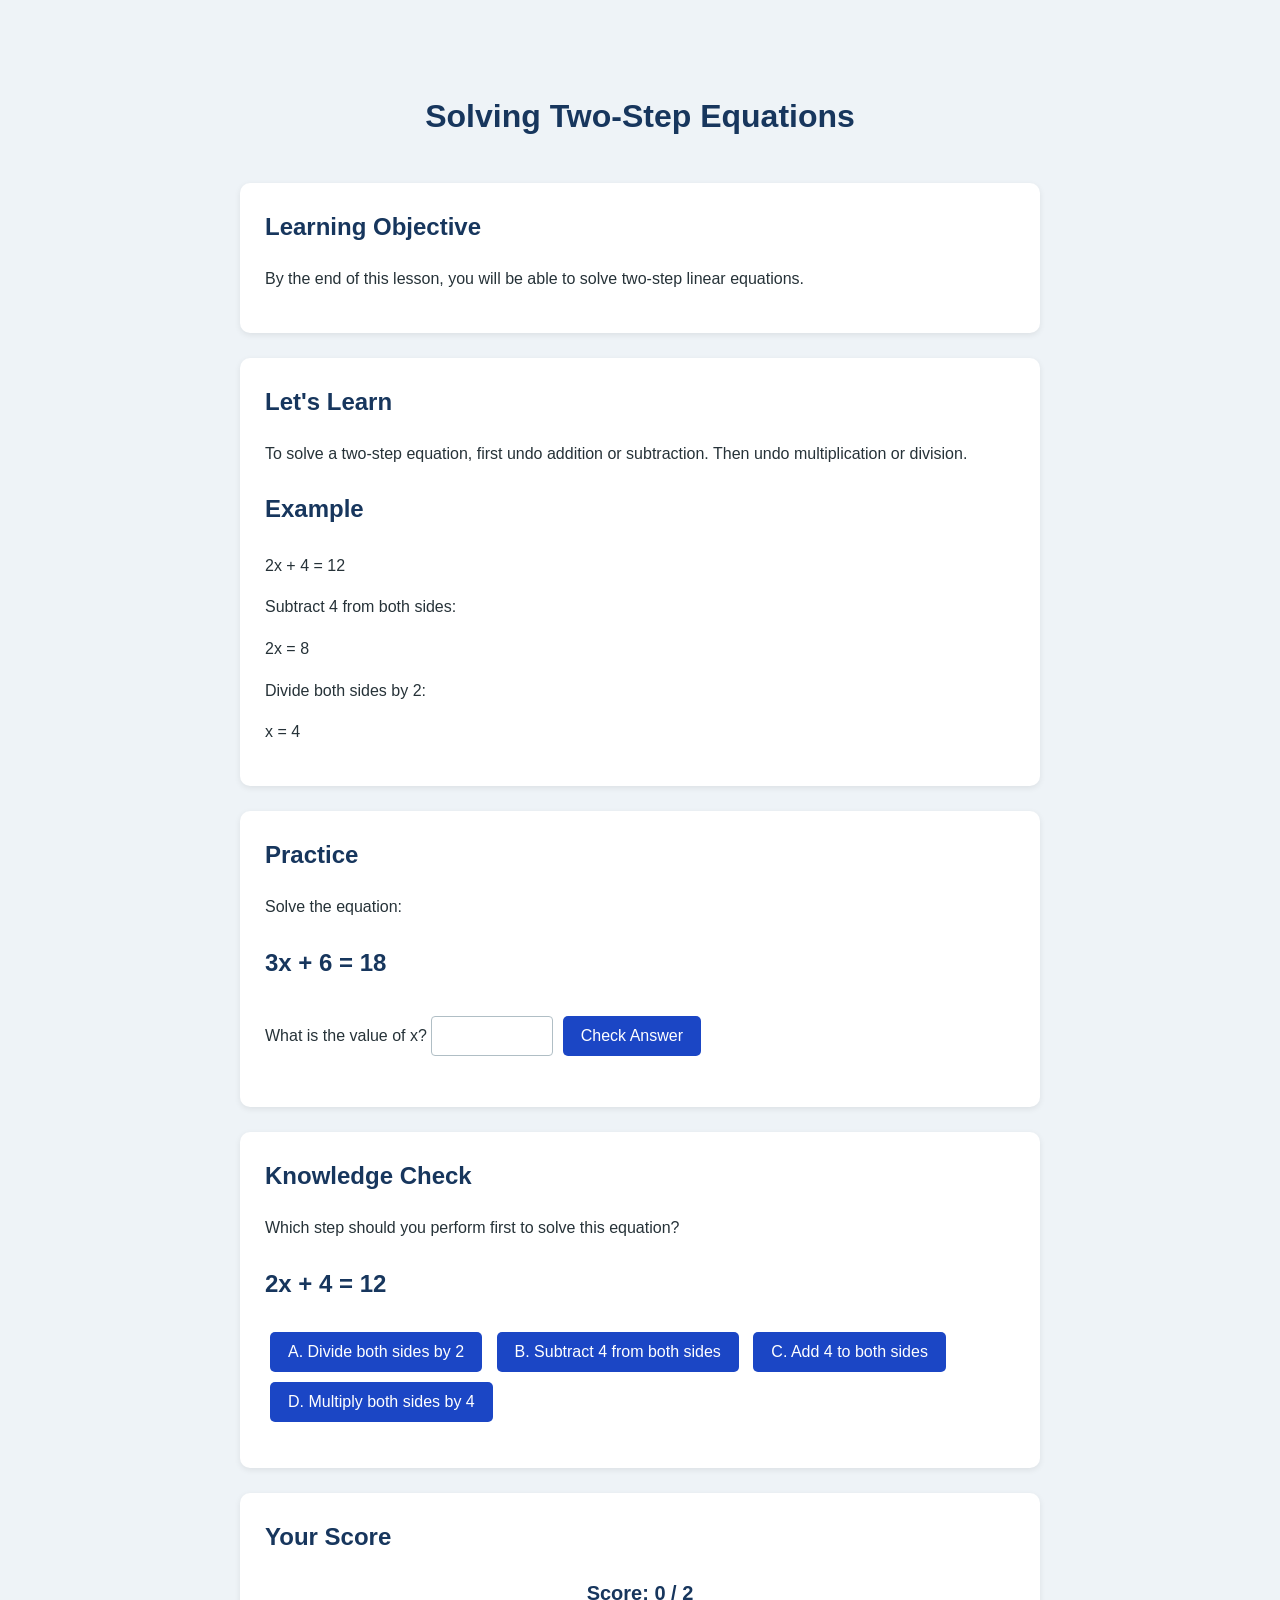
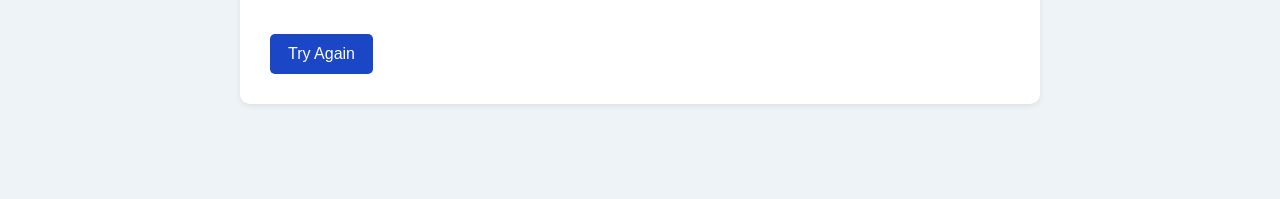
<file: index.html>
<!DOCTYPE html>
<html lang="en">
<head>
    <meta charset="UTF-8">
    <meta name="viewport" content="width=device-width, initial-scale=1.0">
    <title>Solving Two-Step Equations</title>
    <link rel="stylesheet" href="style.css">
</head>

<body>

<main>

    <h1>Solving Two-Step Equations</h1>

    <section>
        <h2>Learning Objective</h2>
        <p>
            By the end of this lesson, you will be able to solve
            two-step linear equations.
        </p>
    </section>

    <section>
        <h2>Let's Learn</h2>

        <p>
            To solve a two-step equation, first undo addition or
            subtraction. Then undo multiplication or division.
        </p>

        <h3>Example</h3>

        <p>
            2x + 4 = 12
        </p>

        <p>
            Subtract 4 from both sides:
        </p>

        <p>
            2x = 8
        </p>

        <p>
            Divide both sides by 2:
        </p>

        <p>
            x = 4
        </p>
    </section>

        </section>

    <section>
        <h2>Practice</h2>

        <p>Solve the equation:</p>

        <h3>3x + 6 = 18</h3>

        <label for="answer">What is the value of x?</label>
        <input type="number" id="answer">

        <button onclick="checkAnswer()">Check Answer</button>

        <p id="feedback"></p>
    </section>
    
<section>
    <h2>Knowledge Check</h2>

    <p>Which step should you perform first to solve this equation?</p>

    <h3>2x + 4 = 12</h3>

    <button onclick="checkChoice('A')">
        A. Divide both sides by 2
    </button>

    <button onclick="checkChoice('B')">
        B. Subtract 4 from both sides
    </button>

    <button onclick="checkChoice('C')">
        C. Add 4 to both sides
    </button>

    <button onclick="checkChoice('D')">
        D. Multiply both sides by 4
    </button>

    <p id="choiceFeedback"></p>
</section>

<section>
    <h2>Your Score</h2>

    <p id="score">Score: 0 / 2</p>

    <p id="completion"></p>

    <button onclick="resetLesson()">Try Again</button>
</section>
</main>

</main>

<script src="script.js"></script>

</body>
</html>
</file>
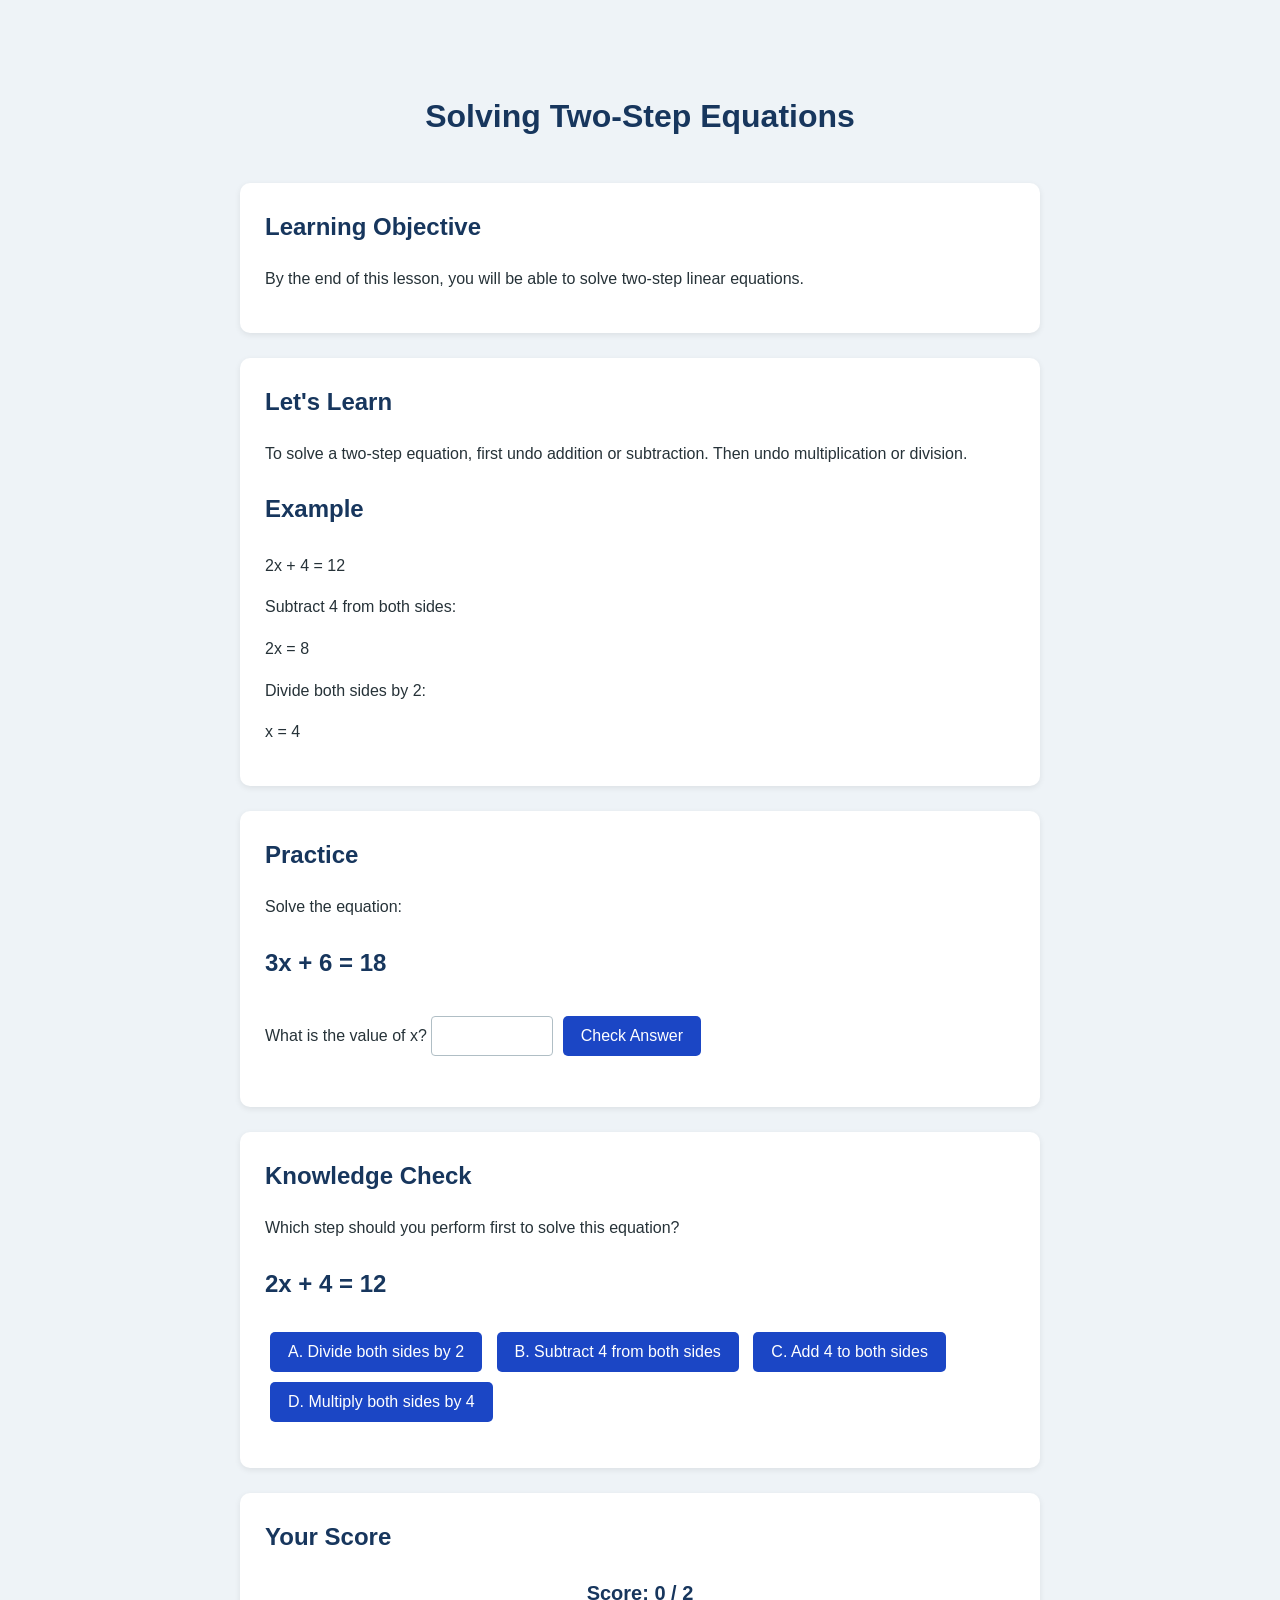
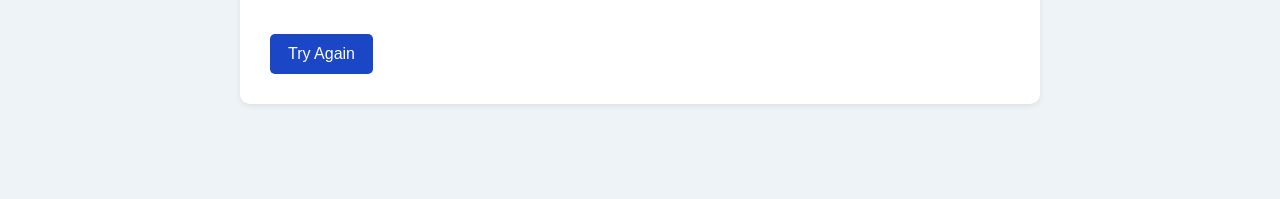
<file: index (2).html>
<!DOCTYPE html>
<html lang="en">
<head>
    <meta charset="UTF-8">
    <meta name="viewport" content="width=device-width, initial-scale=1.0">
    <title>Solving Two-Step Equations</title>
    <link rel="stylesheet" href="style.css">
</head>

<body>

<main>

    <h1>Solving Two-Step Equations</h1>

    <section>
        <h2>Learning Objective</h2>
        <p>
            By the end of this lesson, you will be able to solve
            two-step linear equations.
        </p>
    </section>

    <section>
        <h2>Let's Learn</h2>

        <p>
            To solve a two-step equation, first undo addition or
            subtraction. Then undo multiplication or division.
        </p>

        <h3>Example</h3>

        <p>
            2x + 4 = 12
        </p>

        <p>
            Subtract 4 from both sides:
        </p>

        <p>
            2x = 8
        </p>

        <p>
            Divide both sides by 2:
        </p>

        <p>
            x = 4
        </p>
    </section>

        </section>

    <section>
        <h2>Practice</h2>

        <p>Solve the equation:</p>

        <h3>3x + 6 = 18</h3>

        <label for="answer">What is the value of x?</label>
        <input type="number" id="answer">

        <button onclick="checkAnswer()">Check Answer</button>

        <p id="feedback"></p>
    </section>
    
<section>
    <h2>Knowledge Check</h2>

    <p>Which step should you perform first to solve this equation?</p>

    <h3>2x + 4 = 12</h3>

    <button onclick="checkChoice('A')">
        A. Divide both sides by 2
    </button>

    <button onclick="checkChoice('B')">
        B. Subtract 4 from both sides
    </button>

    <button onclick="checkChoice('C')">
        C. Add 4 to both sides
    </button>

    <button onclick="checkChoice('D')">
        D. Multiply both sides by 4
    </button>

    <p id="choiceFeedback"></p>
</section>

<section>
    <h2>Your Score</h2>

    <p id="score">Score: 0 / 2</p>

    <p id="completion"></p>

    <button onclick="resetLesson()">Try Again</button>
</section>
</main>

</main>

<script src="script.js"></script>

</body>
</html>
</file>
<file: style.css>
body {
    font-family: Arial, sans-serif;
    line-height: 1.6;
    margin: 0;
    background-color: #eef3f7;
    color: #263238;
}

main {
    max-width: 800px;
    margin: 40px auto;
    padding: 30px;
}

h1 {
    text-align: center;
    color: #17365d;
    margin-bottom: 40px;
}

section {
    background-color: white;
    padding: 25px;
    margin-bottom: 25px;
    border-radius: 10px;
    box-shadow: 0 2px 6px rgba(0, 0, 0, 0.08);
}

h2 {
    color: #17365d;
    margin-top: 0;
}

h3 {
    font-size: 24px;
    text-align: left;
    color: #17365d;
}

input {
    padding: 10px;
    font-size: 16px;
    width: 100px;
    margin: 10px 0;
    border: 1px solid #b0bec5;
    border-radius: 4px;
}

button {
    background-color: #1b46c5;
    color: white;
    border: none;
    padding: 11px 18px;
    margin: 5px;
    font-size: 16px;
    border-radius: 5px;
    cursor: pointer;
}

button:hover {
    background-color: #006f76;
}

#feedback,
#choiceFeedback {
    font-weight: bold;
    margin-top: 15px;
}

#score {
    font-size: 20px;
    font-weight: bold;
    text-align: center;
    color: #17365d;
}

#completion {
    text-align: left;
    font-weight: bold;
    font-size: 18px;
    color: #17365d;
}

@media (max-width: 600px) {

    main {
        margin: 10px;
        padding: 10px;
    }

    button {
        width: 100%;
        margin: 5px 0;
    }
}
</file>
